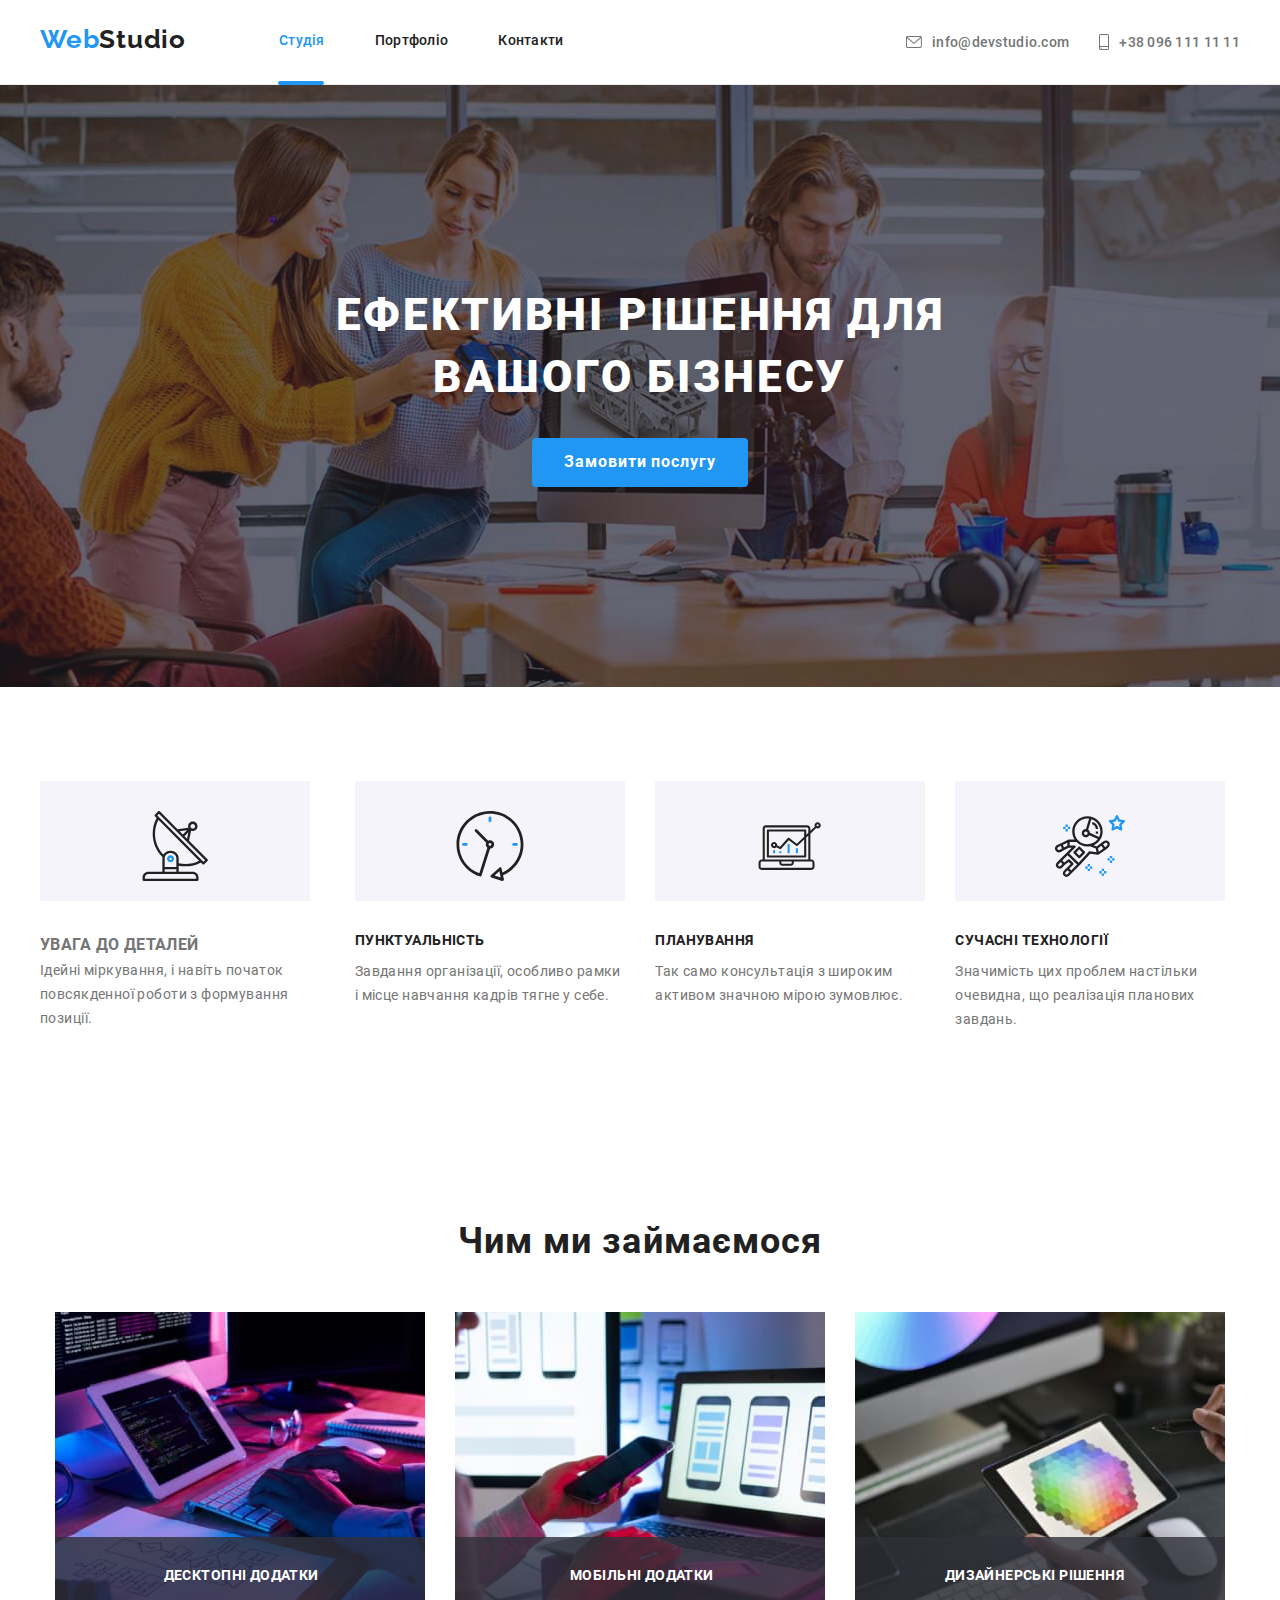
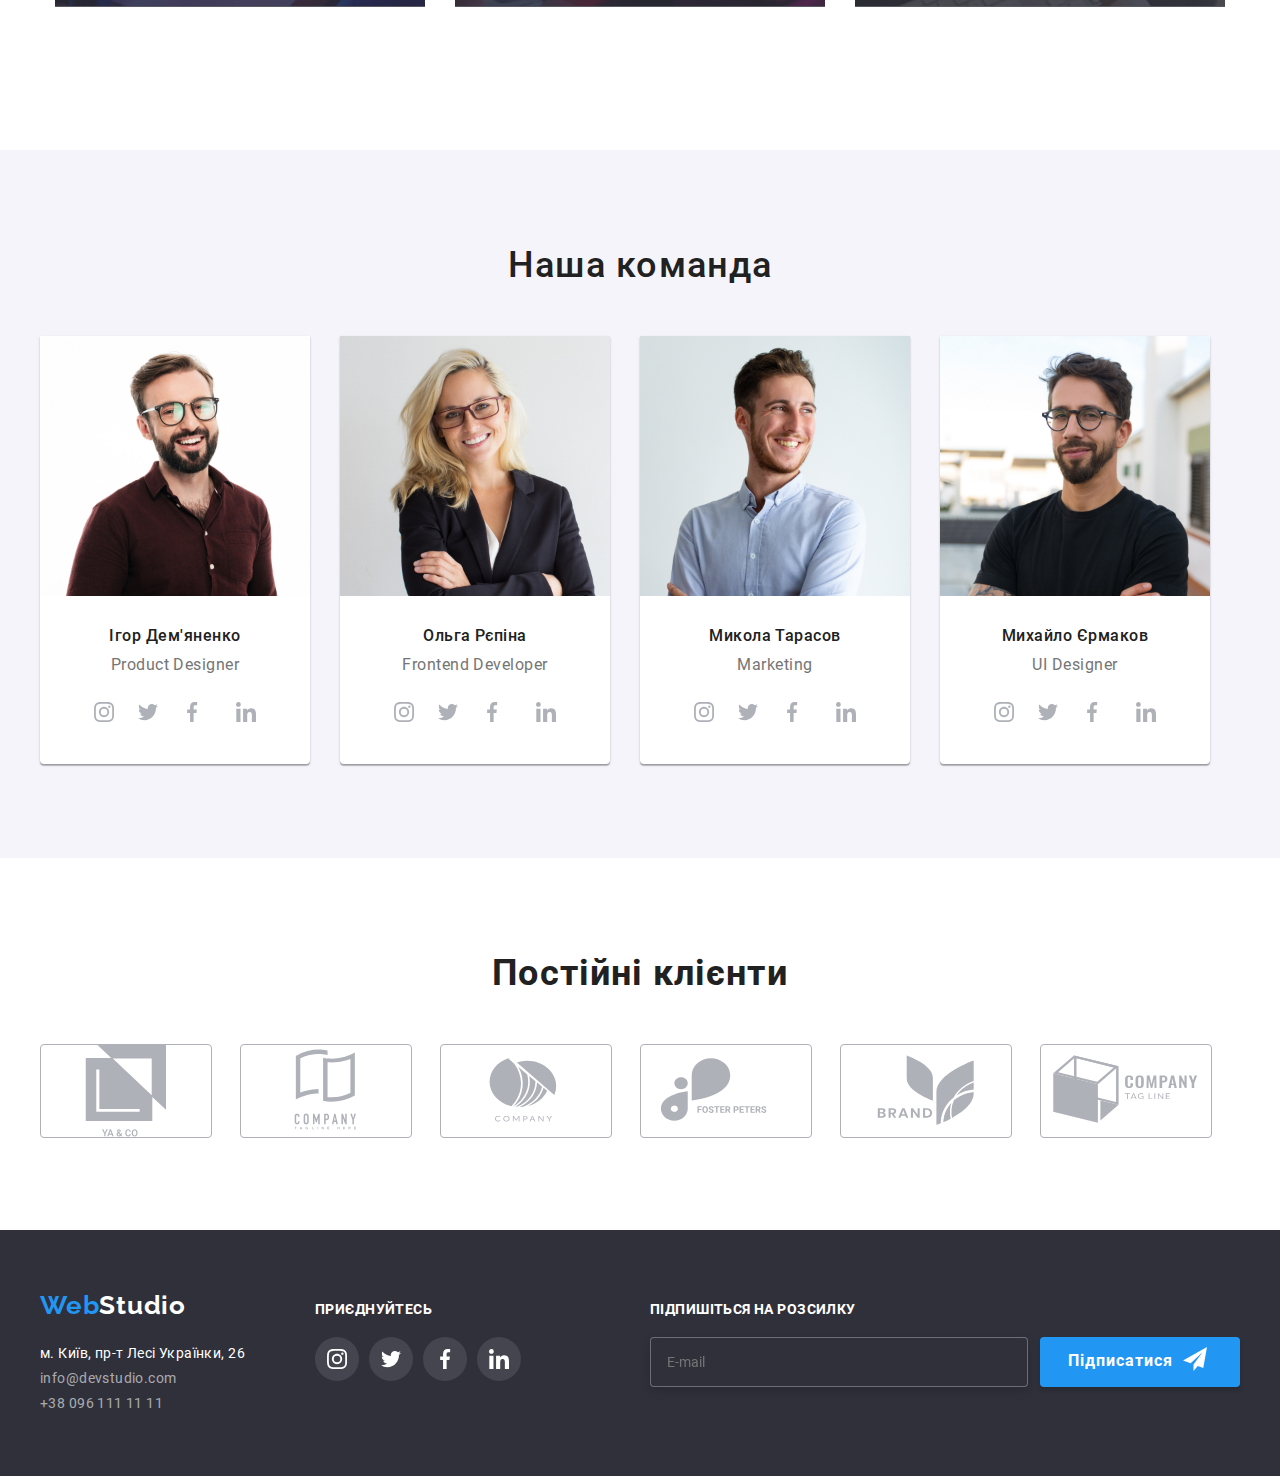
<file: index.html>
<!DOCTYPE html>
<html lang="uk">
<head>
    
    <meta charset="UTF-8">
    <meta http-equiv="X-UA-Compatible" content="IE=edge">
    <meta name="viewport" content="width=device-width, initial-scale=1.0">
    <title>Document</title>
    <link rel="preconnect" href="https://fonts.googleapis.com">
    <link rel="preconnect" href="https://fonts.gstatic.com" crossorigin>
    <!-- <link href="https://fonts.googleapis.com/css2?family=Raleway:wght@700&family=Roboto:wght@400;500;700;900&display=swap" rel="stylesheet"> -->
    <!-- <link rel="stylesheet" href="https://cdnjs.cloudflare.com/ajax/libs/modern-normalize/1.1.0/modern-normalize.min.css"> -->
    <link rel="stylesheet" href="./css/main.css">
    
</head>

<body>
    <header>
       
 <div class="container">
    <div class="nav">
        <nav class="site-nav">
            <a href="./index.html" class="logo"><span class="web">Web</span>Studio </a>
            <ul class="nav">
                <li class="nav__item"><a href="./index.html" class="nav__label nav__label--active">Студія </a></li>
                <li class="nav__item"><a href="./portfolio.html" class="nav__label ">Портфоліо </a></li>
                <li class="nav__item"><a href="" class="nav__label">Контакти </a></li>
               
             </ul>
         </nav>
           
         <ul class="connection">
          
            
            <li class="contact__item">
              <a href="mailto:info@devstudio.com" class="contact">
                 <svg class="contact__mail-svg"><use  href="./img/sprite.svg#icon-envelope">
                 </use></svg>info@devstudio.com 
              </a>
            </li>
            
            <li class="contact__item"><a href="tel:+380961111111" class="contact"> <svg class="contact__phone-svg" >
              <use  href="./img/sprite.svg#icon-smartphone">
              </use>
             </svg>+38 096 111 11 11
           </a></li>
        </ul>
          
    </div>
   
        
            
        
 </div>
        
    </header>
    <main>
        
        <section class="hero">
            <div class="container"> 
                <div class="hero__box" >
                    <h1 class="hero__title">Ефективні рішення для вашого бізнесу</h1>
                     
                                 
                    <button  class="button-order" data-modal-open>Замовити послугу</button>
                </div>
               
            </div> 
                
           
            
           
        </section>
       
       
            
            <section class="advantages">
                <div class="container">
                    
                 <h2 class="visually-hidden">Переваги роботи з нами</h2>
                  <ul class="advantages__list">
                    <li class="advantages__item" >
                      <span class="advantages__icon">
                        <svg class="advantages__icon-svg"><use  href="./img/sprite.svg#icon-Group">
                        </use>
                      </svg>
                    </span>
                            <h3 class="benefits">УВАГА ДО ДЕТАЛЕЙ</h3>
                            <p class="text">Ідейні міркування, і навіть початок повсякденної роботи з формування позиції. </p>
                       
                    </li>
    
                    <li class="advantages__item ">
                      <span class="advantages__icon">
                      <svg class="advantages__icon-svg"><use  href="./img/sprite.svg#icon-clock">
                      </use>
                    </svg>
                  </span>
                      
                      <h3 class="advantages__titel">ПУНКТУАЛЬНІСТЬ</h3>
                      <p class="advantages__text">Завдання організації, особливо рамки і місце навчання кадрів тягне у себе.
  
                      </p>
  
                  </li>
                  <li class="advantages__item ">
                      <span class="advantages__icon">
                      <svg class="advantages__icon-svg"><use  href="./img/sprite.svg#icon-diagram">
                      </use>
                    </svg>
                  </span>
                      
                      <h3 class="advantages__titel">ПЛАНУВАННЯ</h3>
                      <p class="advantages__text">Так само консультація з широким активом значною мірою зумовлює.</p>
  
                  </li>
                  <li class="advantages__item ">
                      <span class="advantages__icon">
                      <svg class="advantages__icon-svg"><use  href="./img/sprite.svg#icon-astronaut">
                      </use>
                    </svg>
                  </span>
                      
                      <h3 class="advantages__titel">СУЧАСНІ ТЕХНОЛОГІЇ</h3>
                      <p class="advantages__text">Значимість цих проблем настільки очевидна, що реалізація планових завдань.</p>
  
                  </li>
  
                  
                    </ul>
                </div>
            </section>

                    
            <section class="work">
        
              <div class="container">
                  <h2 class="work__titel">Чим ми займаємося</h2>
                  <ul class="work__list">
                      <li class="work__item">
                          <div class="work__card--decstop">
                              <img class="work_image" src="./img/box1.jpg" alt="верстка">
                          </div>
                          
      
                      </li>
      
                      <li class="work__item">
                          <div class="work__card--mobail">
                              <img class="work_image" src="./img/box2.jpg" alt="верстка">
                          </div>
                          
                      </li>
      
                      <li class="work__item">
                          <div class="work__card--disain">
                              <img class="work_image" src="./img/box3.jpg" alt="верстка">
                          </div>
                          
                      </li>
                  </ul>
      
      
              </div>
          </section>
                
                
            
          <section class="team">
            <div class="container">
                <h3 class="team__titel">Наша команда</h3>
                <ul class="team__list">
                    <li class="team__item">
                        <img src="./img/igor.jpg" alt="">
                        <div class="team__card">
                            <h3 class="team__titel team__titel--name">Ігор Дем'яненко</h3>
                            <p class="team__text">Product Designer</p>

                            <ul class=" item-social">
                                <li class="item-social__list">
                                    <a href="" class="item-social__icon">
                                      <svg  class="item-social__svg" >
                                        <use href="./img/sprite.svg#icon-instagram">
                                        
                                        </use>
                                      </svg>
                                    </a>
                                    
                                  </li>
                                 <li class="item-social__list">
                                  <a href="" class="item-social__icon">
                                   <svg class="item-social__svg">
                                    <use href="./img/sprite.svg#icon-twitter">
                                    
                                    </use>
                                   </svg>
                                  </a>
                                 </li>
                                 <li class="item-social__list">
                                    <a href="" class="item-social__icon">
                                     <svg class="item-social__svg">
                                      <use href="./img/sprite.svg#icon-facebook">
                                      
                                      </use>
                                     </svg>
                                    </a>
                                   </li>

                                   <li class="item-social__list">
                                    <a href="" class="item-social__icon">
                                     <svg class="item-social__svg">
                                      <use href="./img/sprite.svg#icon-linkedin">
                                      
                                      </use>
                                     </svg>
                                    </a>
                                   </li>
                                  
                                  
                                  
                            </ul>
                        </div>
                        

                    </li>

                    <li class="team__item">
                        <img src="./img/olga.jpg" alt="Ольга Рєпіна">
                        <div class="team__card">
                            <h3 class="team__titel team__titel--name">Ольга Рєпіна</h3>
                            <p class="team__text">Frontend Developer</p>

                            <ul class=" item-social">
                                <li class="item-social__list">
                                    <a href="" class="item-social__icon">
                                      <svg  class="item-social__svg" >
                                        <use href="./img/sprite.svg#icon-instagram">
                                        
                                        </use>
                                      </svg>
                                    </a>
                                    
                                  </li>
                                 <li class="item-social__list">
                                  <a href="" class="item-social__icon">
                                   <svg class="item-social__svg">
                                    <use href="./img/sprite.svg#icon-twitter">
                                    
                                    </use>
                                   </svg>
                                  </a>
                                 </li>
                                 <li class="item-social__list">
                                    <a href="" class="item-social__icon">
                                     <svg class="item-social__svg">
                                      <use href="./img/sprite.svg#icon-facebook">
                                      
                                      </use>
                                     </svg>
                                    </a>
                                   </li>

                                   <li class="item-social__list">
                                    <a href="" class="item-social__icon">
                                     <svg class="item-social__svg">
                                      <use href="./img/sprite.svg#icon-linkedin">
                                      
                                      </use>
                                     </svg>
                                    </a>
                                   </li>
                                  
                                  
                                  
                            </ul>
                        </div>
                        

                    </li>

                    <li class="team__item">
                        <img src="./img/mikola.jpg" alt="Микола Тарасов">
                        <div class="team__card">
                            <h3 class="team__titel team__titel--name">Микола Тарасов</h3>
                            <p class="team__text">Marketing</p>

                            <ul class=" item-social">
                                <li class="item-social__list">
                                    <a href="" class="item-social__icon">
                                      <svg  class="item-social__svg" >
                                        <use href="./img/sprite.svg#icon-instagram">
                                        
                                        </use>
                                      </svg>
                                    </a>
                                    
                                  </li>
                                 <li class="item-social__list">
                                  <a href="" class="item-social__icon">
                                   <svg class="item-social__svg">
                                    <use href="./img/sprite.svg#icon-twitter">
                                    
                                    </use>
                                   </svg>
                                  </a>
                                 </li>
                                 <li class="item-social__list">
                                    <a href="" class="item-social__icon">
                                     <svg class="item-social__svg">
                                      <use href="./img/sprite.svg#icon-facebook">
                                      
                                      </use>
                                     </svg>
                                    </a>
                                   </li>

                                   <li class="item-social__list">
                                    <a href="" class="item-social__icon">
                                     <svg class="item-social__svg">
                                      <use href="./img/sprite.svg#icon-linkedin">
                                      
                                      </use>
                                     </svg>
                                    </a>
                                   </li>
                                  
                                  
                                  
                            </ul>
                        </div>
                        

                    </li>


                    <li class="team__item">
                        <img src="./img/mixailo.jpg" alt="Михайло Єрмаков">
                        <div class="team__card">
                            <h3 class="team__titel team__titel--name">Михайло Єрмаков</h3>
                            <p class="team__text">UI Designer</p>

                            <ul class=" item-social">
                                <li class="item-social__list">
                                    <a href="" class="item-social__icon">
                                      <svg  class="item-social__svg" >
                                        <use href="./img/sprite.svg#icon-instagram">
                                        
                                        </use>
                                      </svg>
                                    </a>
                                    
                                  </li>
                                 <li class="item-social__list">
                                  <a href="" class="item-social__icon">
                                   <svg class="item-social__svg">
                                    <use href="./img/sprite.svg#icon-twitter">
                                    
                                    </use>
                                   </svg>
                                  </a>
                                 </li>
                                 <li class="item-social__list">
                                    <a href="" class="item-social__icon">
                                     <svg class="item-social__svg">
                                      <use href="./img/sprite.svg#icon-facebook">
                                      
                                      </use>
                                     </svg>
                                    </a>
                                   </li>

                                   <li class="item-social__list">
                                    <a href="" class="item-social__icon">
                                     <svg class="item-social__svg">
                                      <use href="./img/sprite.svg#icon-linkedin">
                                      
                                      </use>
                                     </svg>
                                    </a>
                                   </li>
                                  
                                  
                                  
                            </ul>
                        </div>
                        

                    </li>

                </ul>
            </div>
        </section>
              <section class="client">
            <div class="container">
                <h2 class="client__titel">Постійні клієнти</h2>
                <ul class="client__list">
                    <li class="client__item">
                        <a href="" class="client__icon">
                            <svg class="client__logo" >
                             <use  href="./img/sprite.svg#icon-Logo">
                    
                             </use>
                            </svg>
                         </a>
                    </li>

                    <li class="client__item">
                        <a href="" class="client__icon">
                            <svg class="client__logo" >
                             <use  href="./img/sprite.svg#icon-Logo-1">
                    
                             </use>
                            </svg>
                         </a>
                    </li>

                    <li class="client__item">
                        <a href="" class="client__icon">
                            <svg class="client__logo" >
                             <use  href="./img/sprite.svg#icon-Logo-2">
                    
                             </use>
                            </svg>
                         </a>
                    </li>

                    <li class="client__item">
                        <a href="" class="client__icon">
                            <svg class="client__logo" >
                             <use  href="./img/sprite.svg#icon-Logo-3">
                    
                             </use>
                            </svg>
                         </a>
                    </li>

                    <li class="client__item">
                        <a href="" class="client__icon">
                            <svg class="client__logo" >
                             <use  href="./img/sprite.svg#icon-Logo-4">
                    
                             </use>
                            </svg>
                         </a>
                    </li>

                    <li class="client__item">
                        <a href="" class="client__icon">
                            <svg class="client__logo" >
                             <use  href="./img/sprite.svg#icon-Logo-5">
                    
                             </use>
                            </svg>
                         </a>
                    </li>
                </ul>
            </div>

        </section>
    </main>
    <footer>
        <div class="container">

          
          <div class="footer">
            <address>
                     <a href="./index.html" class="footer__logo"><span class="web">Web</span><span class="footer__studio">Studio</span>  </a>
                     <ul class="footer__list">
                     
                       <li class="footer__item"><a href="https://goo.gl/maps/DoAB9uZvHpaGdHEg8" class="address"> м. Київ, пр-т Лесі Українки, 26</a></li> 
                       <li class="footer__item"><a href="mailto:info@devstudio.com" class="footer__contact ">info@devstudio.com </a></li>
                       <li class="footer__item"><a href="tel:+380961111111" class="footer__contact">+38 096 111 11 11 </a></li>
                      
                      </ul>
                    </address>
                    <div class="join">
                      <p class="footer__text">приєднуйтесь</p>
                      <ul class="item-social">
                          <li class="footer__list--social">
                              <a href="" class="footer__icon">
                                <svg  class="footer__svg" >
                                  <use href="./img/sprite.svg#icon-instagram">
                                  
                                  </use>
                                </svg>
                              </a>
                              
                            </li>
                           <li class="footer__list--social">
                            <a href="" class="footer__icon">
                             <svg class="footer__svg">
                              <use href="./img/sprite.svg#icon-twitter">
                              
                              </use>
                             </svg>
                            </a>
                           </li>
                           <li class="footer__list--social">
                              <a href="" class="footer__icon">
                               <svg class="footer__svg">
                                <use href="./img/sprite.svg#icon-facebook">
                                
                                </use>
                               </svg>
                              </a>
                             </li>
  
                             <li class="footer__list--social">
                              <a href="" class="footer__icon">
                               <svg class="footer__svg">
                                <use href="./img/sprite.svg#icon-linkedin">
                                
                                </use>
                               </svg>
                              </a>
                             </li>
                      </ul>
                  </div>
                  <div class="footer__sub">
                    <label class="footer__label">Підпишіться на розсилку</label>
                    <form  class="footer__subscription">
                        <input type="email" placeholder="E-mail" class="footer__subscry">
                    <button type="submit" class="footer__button">Підписатися <svg class="footer__send"><use  href="./img/sprite.svg#icon-icon-send">
                    </use></svg>
                  </button>
                    </form>
                </div>
              
          </div>
           
        </div>
        
       

    </footer>
   
    <div class="backdrop is-hidden" data-modal>
      

         
          
          <form class="modal">

            <p class="data">Залиште свої данні, ми вам передзвонимо</p>

            <label  class="form-fild"> <span class="label_text">Ім'я</span> <input type="text" placeholder=" " class="form-input">
              
              <span class="icon">
                  <svg class="svg-modal">
                      <use href="./img/icons.svg.svg#icon-person-black">
                      
                      </use>
                    </svg>
              </span>
          </label>
          
            
          
            <label  class="form-fild"><span class="label_text">Телефон</span><input type="tel" placeholder=" " class="form-input">
              
              <span class="icon">
                  <svg class="svg-modal">
                      <use href="./img/icons.svg.svg#icon-phone-black">
                      
                      </use>
                    </svg>
              </span>
          </label>
            
              <label  class="form-fild" ><span class="label_text">Пошта</span> <input type="email" placeholder=" " class="form-input">
               
                <span class="icon">
                    <svg class="svg-modal">
                        <use href="./img/icons.svg.svg#icon-email-black">
                        
                        </use>
                      </svg>
                </span>
            </label>
          
            <label class="form-fild-textarea"><span class="label_text">Коментар</span> 
              
               <textarea name="textarea" placeholder="Введіть текст"  class="texterea"></textarea>
               
            </label>
        
        <label  class="check">
          <input type="checkbox"  value=""  class="checkbox">
          
          <span class="icon-check"></span>Погоджуюсь з розсилкою та приймаю 
          <span class="treaty">  Умови договору.</span>
          </label>
       
    
        <button type="submit" class="button-send">Відправити</button>

        <button  class="close-modal" data-modal-close>
          <svg class="svg-modal">
            <use href="./img/sprite.svg#icon-close-black-18dp-2-1-1">
            
            </use>
          </svg>
        </button>
          </form>
            
              
  
          
      
     </div>

    <script src="./js/modal.js"></script>
</body>
</html>
</file>
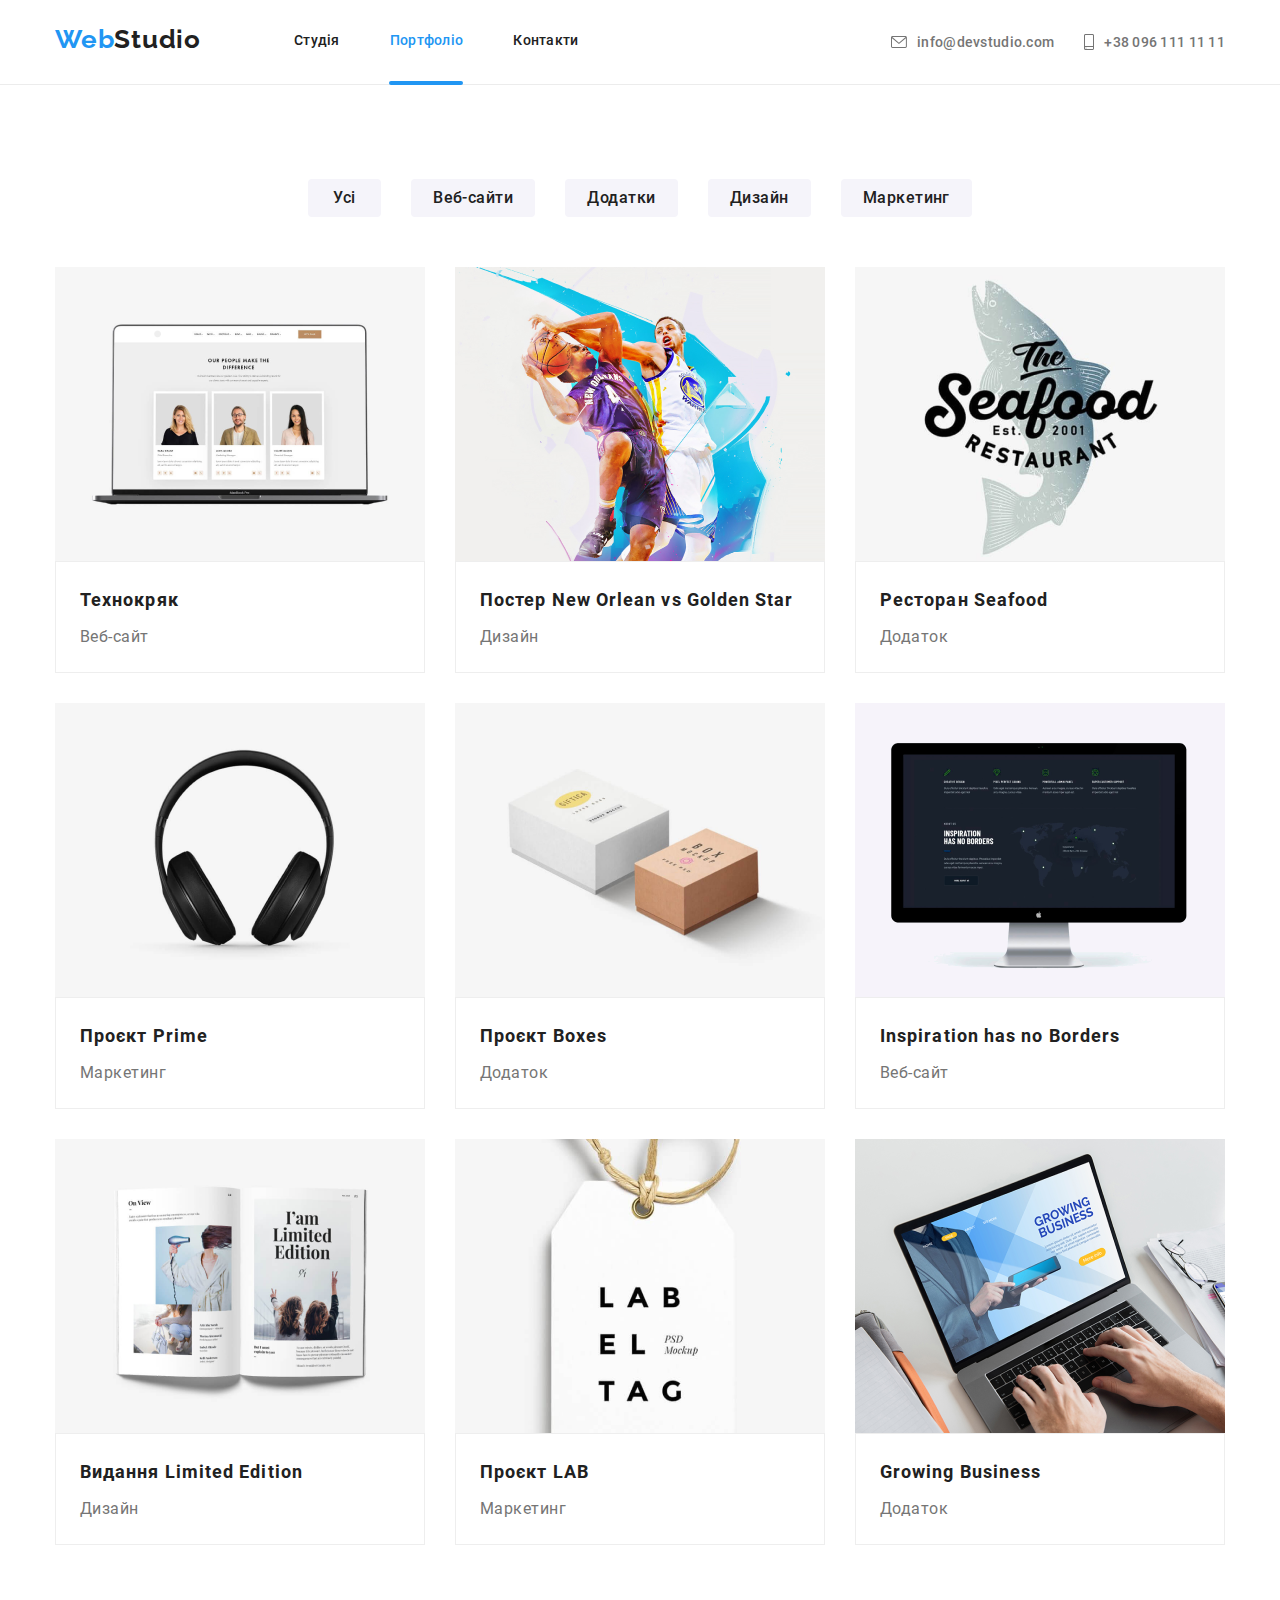
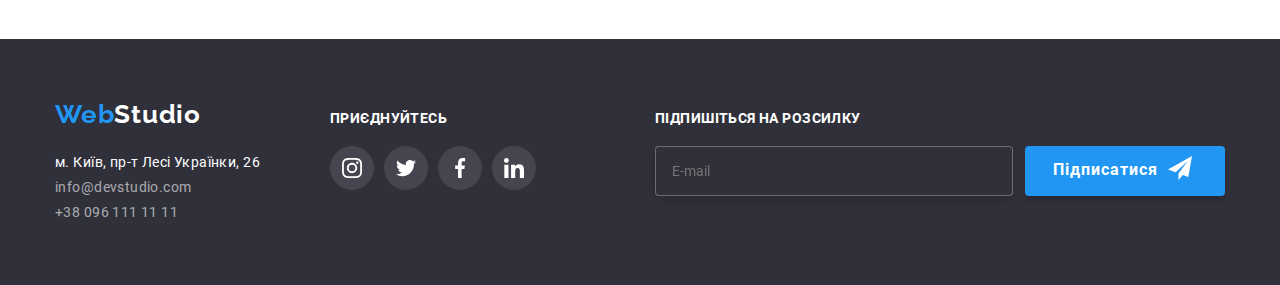
<file: portfolio.html>
<!DOCTYPE html>
<html lang="uk">
 <head>
    <meta charset="UTF-8">
    <meta http-equiv="X-UA-Compatible" content="IE=edge">
    <meta card-set__name="viewport" content="width=device-width, initial-scale=1.0">
    <title>Document</title>
    <link rel="preconnect" href="https://fonts.googleapis.com">
    <link rel="preconnect" href="https://fonts.gstatic.com" crossorigin>
    <link href="https://fonts.googleapis.com/css2?family=Raleway:wght@700&family=Roboto:wght@400;500;700;900&display=swap" rel="stylesheet">
    <link rel="stylesheet" href="https://cdnjs.cloudflare.com/ajax/libs/modern-normalize/1.1.0/modern-normalize.min.css">
    <link rel="stylesheet" href="./css/main.css">
    
 </head>
 <body>
  <header>
       
    <div class="container">
       <div class="nav">
           <nav class="site-nav">
               <a href="./index.html" class="logo"><span class="web">Web</span>Studio </a>
               <ul class="nav">
                   <li class="nav__item"><a href="./index.html" class="nav__label ">Студія </a></li>
                   <li class="nav__item"><a href="./card-set__portfolio.html" class="nav__label nav__label--active ">Портфоліо </a></li>
                   <li class="nav__item"><a href="" class="nav__label">Контакти </a></li>
                  
                </ul>
            </nav>
              
            <ul class="connection">
             
               
               <li class="contact__item">
                 <a href="mailto:info@devstudio.com" class="contact">
                    <svg class="contact__mail-svg"><use  href="./img/sprite.svg#icon-envelope">
                    </use></svg>info@devstudio.com 
                 </a>
               </li>
               
               <li class="contact__item"><a href="tel:+380961111111" class="contact"> <svg class="contact__phone-svg" >
                 <use  href="./img/sprite.svg#icon-smartphone">
                 </use>
                </svg>+38 096 111 11 11
              </a></li>
           </ul>
             
       </div>
      
           
               
           
    </div>
           
       </header>
     
        <main>
          <section class="client">
            <div class="container">
                <ul class="work-list">
                    <li class="item">
                        <button class="work-list__button">Усі</button>
    
                    </li>
    
                    <li class="item">
                        <button class="work-list__button">Веб-сайти</button>
    
                    </li>
    
                    <li class="item">
                        <button class="work-list__button">Додатки</button>
    
                    </li>
    
                    <li class="item">
                        <button class="work-list__button">Дизайн</button>
    
                    </li>
    
                    <li class="item">
                        <button class="work-list__button">Маркетинг</button>
    
                    </li>
                </ul>
    
                <h1 class="visually-hidden">Наші роботи</h1>
    
    
                <ul class="card-set">
    
                    
                    <a href="" class="card-set__item">
                        <li >
                            <div class="card-set__overley"><img src="./img/1img.png" alt="Технокряк" />
                            </div>
                           
            
                           <div class="card-set__content">
                             <h2 class="card-set__portfolio">Технокряк</h2>
                            <p class="card-set__name">
                            Веб-сайт
                            </p>
                            </div>
    
                        </li>
                    </a>
    
                    <a href="" class="card-set__item">
                        <li >
                            <div class="card-set__overley"><img src="./img/2img.png" alt="Технокряк" />
                            </div>
                           
            
                           <div class="card-set__content">
                             <h2 class="card-set__portfolio">Постер New Orlean vs Golden Star</h2>
                            <p class="card-set__name">
                                Дизайн
                            </p>
                            </div>
    
                        </li>
                    </a>
    
                    <a href="" class="card-set__item">
                        <li >
                            <div class="card-set__overley"><img src="./img/3.png" alt="Технокряк" />
                            </div>
                           
            
                           <div class="card-set__content">
                             <h2 class="card-set__portfolio">Ресторан Seafood</h2>
                            <p class="card-set__name">
                                Додаток
                            </p>
                            </div>
    
                        </li>
                    </a>
    
                    <a href="" class="card-set__item">
                        <li >
                            <div class="card-set__overley"><img src="./img/4.png" alt="Проєкт Prime" />
                            </div>
                           
            
                           <div class="card-set__content">
                             <h2 class="card-set__portfolio">Проєкт Prime</h2>
                            <p class="card-set__name">
                                Маркетинг
                            </p>
                            </div>
    
                        </li>
                    </a>
    
                    <a href="" class="card-set__item">
                        <li >
                            <div class="card-set__overley"><img src="./img/5.png" alt="Проєкт Boxes" />
                            </div>
                           
            
                           <div class="card-set__content">
                             <h2 class="card-set__portfolio">Проєкт Boxes</h2>
                            <p class="card-set__name">
                                Додаток
                            </p>
                            </div>
    
                        </li>
                    </a>
    
                    <a href="" class="card-set__item">
                        <li >
                            <div class="card-set__overley"><img src="./img/6.png" alt="Inspiration has no Borders" />
                            </div>
                           
            
                           <div class="card-set__content">
                             <h2 class="card-set__portfolio">Inspiration has no Borders</h2>
                            <p class="card-set__name">
                                Веб-сайт
                            </p>
                            </div>
    
                        </li>
                    </a>
    
                    <a href="" class="card-set__item">
                        <li >
                            <div class="card-set__overley"><img src="./img/7.png" alt="Видання Limited Edition" />
                            </div>
                           
            
                           <div class="card-set__content">
                             <h2 class="card-set__portfolio">Видання Limited Edition</h2>
                            <p class="card-set__name">
                                Дизайн
                            </p>
                            </div>
    
                        </li>
                    </a>
    
                    <a href="" class="card-set__item">
                        <li >
                            <div class="card-set__overley"><img src="./img/8.png" alt="Проєкт LAB" />
                            </div>
                           
            
                           <div class="card-set__content">
                             <h2 class="card-set__portfolio">Проєкт LAB</h2>
                            <p class="card-set__name">
                                Маркетинг
                            </p>
                            </div>
    
                        </li>
                    </a>
    
                    <a href="" class="card-set__item">
                        <li >
                            <div class="card-set__overley"><img src="./img/9.png" alt="Growing Business" />
                            </div>
                           
            
                           <div class="card-set__content">
                             <h2 class="card-set__portfolio">Growing Business</h2>
                            <p class="card-set__name">
                                Додаток
                            </p>
                            </div>
    
                        </li>
                    </a>
                    
                </ul>
            </div>
        </section>
        </main>
     
     
        <footer>
            <div class="container">
    
              
              <div class="footer">
                <address>
                         <a href="./index.html" class="footer__logo"><span class="web">Web</span><span class="footer__studio">Studio</span>  </a>
                         <ul class="footer__list">
                         
                           <li class="footer__item"><a href="https://goo.gl/maps/DoAB9uZvHpaGdHEg8" class="address"> м. Київ, пр-т Лесі Українки, 26</a></li> 
                           <li class="footer__item"><a href="mailto:info@devstudio.com" class="footer__contact ">info@devstudio.com </a></li>
                           <li class="footer__item"><a href="tel:+380961111111" class="footer__contact">+38 096 111 11 11 </a></li>
                          
                          </ul>
                        </address>
                        <div class="join">
                          <p class="footer__text">приєднуйтесь</p>
                          <ul class="item-social">
                              <li class="footer__list--social">
                                  <a href="" class="footer__icon">
                                    <svg  class="footer__svg" >
                                      <use href="./img/sprite.svg#icon-instagram">
                                      
                                      </use>
                                    </svg>
                                  </a>
                                  
                                </li>
                               <li class="footer__list--social">
                                <a href="" class="footer__icon">
                                 <svg class="footer__svg">
                                  <use href="./img/sprite.svg#icon-twitter">
                                  
                                  </use>
                                 </svg>
                                </a>
                               </li>
                               <li class="footer__list--social">
                                  <a href="" class="footer__icon">
                                   <svg class="footer__svg">
                                    <use href="./img/sprite.svg#icon-facebook">
                                    
                                    </use>
                                   </svg>
                                  </a>
                                 </li>
      
                                 <li class="footer__list--social">
                                  <a href="" class="footer__icon">
                                   <svg class="footer__svg">
                                    <use href="./img/sprite.svg#icon-linkedin">
                                    
                                    </use>
                                   </svg>
                                  </a>
                                 </li>
                          </ul>
                      </div>
                      <div class="footer__sub">
                        <label class="footer__label">Підпишіться на розсилку</label>
                        <form  class="footer__subscription">
                            <input type="email" placeholder="E-mail" class="footer__subscry">
                        <button type="submit" class="footer__button">Підписатися <svg class="footer__send"><use  href="./img/sprite.svg#icon-icon-send">
                        </use></svg>
                      </button>
                        </form>
                    </div>
                  
              </div>
               
            </div>
            
           
    
        </footer>
       
 </body>
</html>
</file>
<file: css/main.css>
@charset "UTF-8";
.footer__logo, .footer__send, .footer__icon, .contact__phone-svg, .contact__mail-svg, .contact, .client__icon, .footer__contact, .address, .nav__label, .logo, .item-social__icon, .close-modal, .svg-modal, .icon-check, .texterea, .form-input, .backdrop, .work-list__button, .footer__button, .button-order, .button-send {
  -webkit-transition-duration: 250ms;
          transition-duration: 250ms;
  -webkit-transition-timing-function: var(--time-transition-duration);
          transition-timing-function: var(--time-transition-duration);
}

.work-list__button, .footer__button, .button-order, .button-send {
  font-family: Roboto, sans-serif;
  color: var(--primary-bg-color);
  background-color: var(--active-link-color);
  cursor: pointer;
  font-weight: 700;
  font-size: 16px;
  line-height: 1.8;
  letter-spacing: 0.06em;
  border: none;
  min-width: 73px;
  -webkit-transition-property: color;
  transition-property: color;
}

.footer__studio, .web, .logo {
  font-family: "Raleway";
  font-style: normal;
  font-weight: 700;
  font-size: 26px;
  letter-spacing: 0.03em;
  line-height: 1.2;
}

.footer__contact, .address {
  font-family: "Roboto";
  font-style: normal;
  font-weight: 400;
  font-size: 14px;
  line-height: 24px;
  letter-spacing: 0.03em;
}

:root {
  --primary-text-color: #757575;
  --title-text-color:#212121;
  --accent-color: #212121;
  --active-link-color:#2196F3;
  --primary-bg-color: #fffffF;
  --bg-color:#2F303A;
  --button-bg-color:#F5F4FA;
  --icon-fill-color:#AFB1B8;
  --card-set-gap: 30px;
  --time-transition-duration:cubic-bezier(0.4, 0, 0.2, 1);
  --card-shadow: 0px 2px 1px -1px rgba(0, 0, 0, 0.2),
  0px 1px 1px 0px rgba(0, 0, 0, 0.14),
  0px 1px 3px 0px rgba(0, 0, 0, 0.12);
}

@font-face {
  font-family: "Roboto";
  font-style: normal;
  font-weight: 400;
  src: url("../fonts/roboto-v30-cyrillic-regular.eot"); /* IE9 Compat Modes */
  src: local(""), url("../fonts/roboto-v30-cyrillic-regular.eot?#iefix") format("embedded-opentype"), url("../fonts/roboto-v30-cyrillic-regular.woff2") format("woff2"), url("../fonts/roboto-v30-cyrillic-regular.woff") format("woff"), url("../fonts/roboto-v30-cyrillic-regular.ttf") format("truetype"), url("../fonts/roboto-v30-cyrillic-regular.svg#Roboto") format("svg"); /* Legacy iOS */
}
/* roboto-500 - cyrillic */
@font-face {
  font-family: "Roboto";
  font-style: normal;
  font-weight: 500;
  src: url("../fonts/roboto-v30-cyrillic-500.eot"); /* IE9 Compat Modes */
  src: local(""), url("../fonts/roboto-v30-cyrillic-500.eot?#iefix") format("embedded-opentype"), url("../fonts/roboto-v30-cyrillic-500.woff2") format("woff2"), url("../fonts/roboto-v30-cyrillic-500.woff") format("woff"), url("../fonts/roboto-v30-cyrillic-500.ttf") format("truetype"), url("../fonts/roboto-v30-cyrillic-500.svg#Roboto") format("svg"); /* Legacy iOS */
}
/* roboto-700 - cyrillic */
@font-face {
  font-family: "Roboto";
  font-style: normal;
  font-weight: 700;
  src: url("../fonts/roboto-v30-cyrillic-700.eot"); /* IE9 Compat Modes */
  src: local(""), url("../fonts/roboto-v30-cyrillic-700.eot?#iefix") format("embedded-opentype"), url("../fonts/roboto-v30-cyrillic-700.woff2") format("woff2"), url("../fonts/roboto-v30-cyrillic-700.woff") format("woff"), url("../fonts/roboto-v30-cyrillic-700.ttf") format("truetype"), url("../fonts/roboto-v30-cyrillic-700.svg#Roboto") format("svg"); /* Legacy iOS */
}
/* roboto-900 - cyrillic */
@font-face {
  font-family: "Roboto";
  font-style: normal;
  font-weight: 900;
  src: url("../fonts/roboto-v30-cyrillic-900.eot"); /* IE9 Compat Modes */
  src: local(""), url("../fonts/roboto-v30-cyrillic-900.eot?#iefix") format("embedded-opentype"), url("../fonts/roboto-v30-cyrillic-900.woff2") format("woff2"), url("../fonts/roboto-v30-cyrillic-900.woff") format("woff"), url("../fonts/roboto-v30-cyrillic-900.ttf") format("truetype"), url("../fonts/roboto-v30-cyrillic-900.svg#Roboto") format("svg"); /* Legacy iOS */
}
/* raleway-regular - latin_cyrillic */
@font-face {
  font-family: "Raleway";
  font-style: normal;
  font-weight: 400;
  src: url("../fonts/raleway-v28-latin_cyrillic-regular.eot"); /* IE9 Compat Modes */
  src: local(""), url("../fonts/raleway-v28-latin_cyrillic-regular.eot?#iefix") format("embedded-opentype"), url("../fonts/raleway-v28-latin_cyrillic-regular.woff2") format("woff2"), url("../fonts/raleway-v28-latin_cyrillic-regular.woff") format("woff"), url("../fonts/raleway-v28-latin_cyrillic-regular.ttf") format("truetype"), url("../fonts/raleway-v28-latin_cyrillic-regular.svg#Raleway") format("svg"); /* Legacy iOS */
}
/* raleway-700 - latin_cyrillic */
@font-face {
  font-family: "Raleway";
  font-style: normal;
  font-weight: 700;
  src: url("../fonts/raleway-v28-latin_cyrillic-700.eot"); /* IE9 Compat Modes */
  src: local(""), url("../fonts/raleway-v28-latin_cyrillic-700.eot?#iefix") format("embedded-opentype"), url("../fonts/raleway-v28-latin_cyrillic-700.woff2") format("woff2"), url("../fonts/raleway-v28-latin_cyrillic-700.woff") format("woff"), url("../fonts/raleway-v28-latin_cyrillic-700.ttf") format("truetype"), url("../fonts/raleway-v28-latin_cyrillic-700.svg#Raleway") format("svg"); /* Legacy iOS */
}
.visually-hidden {
  position: absolute;
  width: 1px;
  height: 1px;
  margin: -1px;
  border: 0;
  padding: 0;
  white-space: nowrap;
  -webkit-clip-path: inset(100%);
          clip-path: inset(100%);
  clip: rect(0 0 0 0);
  overflow: hidden;
}

h1,
h2,
h3,
h4,
h5,
h6,
p {
  margin: 0;
  padding: 0;
}

a {
  text-decoration: none;
}

body {
  color: var(--primary-text-color);
  background-color: var(--primary-bg-color);
  font-family: Roboto, sans-serif;
  font-size: 14px;
  line-height: 1.71;
  letter-spacing: 0.03em;
}

img {
  display: block;
  max-width: 100%;
  height: auto;
}

ul {
  list-style: none;
  margin: 0;
  padding: 0;
  margin-bottom: 0;
}

section {
  padding-top: 94px;
  padding-bottom: 94px;
}

.container {
  width: 1200px;
  padding: 0 15px;
  margin-left: auto;
  margin-right: auto;
}

/*! normalize.css v8.0.1 | MIT License | github.com/necolas/normalize.css */
/* Document
   ========================================================================== */
/**
 * 1. Correct the line height in all browsers.
 * 2. Prevent adjustments of font size after orientation changes in iOS.
 */
html {
  line-height: 1.15; /* 1 */
  -webkit-text-size-adjust: 100%; /* 2 */
}

/* Sections
   ========================================================================== */
/**
 * Remove the margin in all browsers.
 */
body {
  margin: 0;
}

/**
 * Render the `main` element consistently in IE.
 */
main {
  display: block;
}

/**
 * Correct the font size and margin on `h1` elements within `section` and
 * `article` contexts in Chrome, Firefox, and Safari.
 */
h1 {
  font-size: 2em;
  margin: 0.67em 0;
}

/* Grouping content
   ========================================================================== */
/**
 * 1. Add the correct box sizing in Firefox.
 * 2. Show the overflow in Edge and IE.
 */
hr {
  -webkit-box-sizing: content-box;
          box-sizing: content-box; /* 1 */
  height: 0; /* 1 */
  overflow: visible; /* 2 */
}

/**
 * 1. Correct the inheritance and scaling of font size in all browsers.
 * 2. Correct the odd `em` font sizing in all browsers.
 */
pre {
  font-family: monospace, monospace; /* 1 */
  font-size: 1em; /* 2 */
}

/* Text-level semantics
   ========================================================================== */
/**
 * Remove the gray background on active links in IE 10.
 */
a {
  background-color: transparent;
}

/**
 * 1. Remove the bottom border in Chrome 57-
 * 2. Add the correct text decoration in Chrome, Edge, IE, Opera, and Safari.
 */
abbr[title] {
  border-bottom: none; /* 1 */
  text-decoration: underline; /* 2 */
  -webkit-text-decoration: underline dotted;
          text-decoration: underline dotted; /* 2 */
}

/**
 * Add the correct font weight in Chrome, Edge, and Safari.
 */
b,
strong {
  font-weight: bolder;
}

/**
 * 1. Correct the inheritance and scaling of font size in all browsers.
 * 2. Correct the odd `em` font sizing in all browsers.
 */
code,
kbd,
samp {
  font-family: monospace, monospace; /* 1 */
  font-size: 1em; /* 2 */
}

/**
 * Add the correct font size in all browsers.
 */
small {
  font-size: 80%;
}

/**
 * Prevent `sub` and `sup` elements from affecting the line height in
 * all browsers.
 */
sub,
sup {
  font-size: 75%;
  line-height: 0;
  position: relative;
  vertical-align: baseline;
}

sub {
  bottom: -0.25em;
}

sup {
  top: -0.5em;
}

/* Embedded content
   ========================================================================== */
/**
 * Remove the border on images inside links in IE 10.
 */
img {
  border-style: none;
}

/* Forms
   ========================================================================== */
/**
 * 1. Change the font styles in all browsers.
 * 2. Remove the margin in Firefox and Safari.
 */
button,
input,
optgroup,
select,
textarea {
  font-family: inherit; /* 1 */
  font-size: 100%; /* 1 */
  line-height: 1.15; /* 1 */
  margin: 0; /* 2 */
}

/**
 * Show the overflow in IE.
 * 1. Show the overflow in Edge.
 */
button,
input { /* 1 */
  overflow: visible;
}

/**
 * Remove the inheritance of text transform in Edge, Firefox, and IE.
 * 1. Remove the inheritance of text transform in Firefox.
 */
button,
select { /* 1 */
  text-transform: none;
}

/**
 * Correct the inability to style clickable types in iOS and Safari.
 */
button,
[type=button],
[type=reset],
[type=submit] {
  -webkit-appearance: button;
}

/**
 * Remove the inner border and padding in Firefox.
 */
button::-moz-focus-inner,
[type=button]::-moz-focus-inner,
[type=reset]::-moz-focus-inner,
[type=submit]::-moz-focus-inner {
  border-style: none;
  padding: 0;
}

/**
 * Restore the focus styles unset by the previous rule.
 */
button:-moz-focusring,
[type=button]:-moz-focusring,
[type=reset]:-moz-focusring,
[type=submit]:-moz-focusring {
  outline: 1px dotted ButtonText;
}

/**
 * Correct the padding in Firefox.
 */
fieldset {
  padding: 0.35em 0.75em 0.625em;
}

/**
 * 1. Correct the text wrapping in Edge and IE.
 * 2. Correct the color inheritance from `fieldset` elements in IE.
 * 3. Remove the padding so developers are not caught out when they zero out
 *    `fieldset` elements in all browsers.
 */
legend {
  -webkit-box-sizing: border-box;
          box-sizing: border-box; /* 1 */
  color: inherit; /* 2 */
  display: table; /* 1 */
  max-width: 100%; /* 1 */
  padding: 0; /* 3 */
  white-space: normal; /* 1 */
}

/**
 * Add the correct vertical alignment in Chrome, Firefox, and Opera.
 */
progress {
  vertical-align: baseline;
}

/**
 * Remove the default vertical scrollbar in IE 10+.
 */
textarea {
  overflow: auto;
}

/**
 * 1. Add the correct box sizing in IE 10.
 * 2. Remove the padding in IE 10.
 */
[type=checkbox],
[type=radio] {
  -webkit-box-sizing: border-box;
          box-sizing: border-box; /* 1 */
  padding: 0; /* 2 */
}

/**
 * Correct the cursor style of increment and decrement buttons in Chrome.
 */
[type=number]::-webkit-inner-spin-button,
[type=number]::-webkit-outer-spin-button {
  height: auto;
}

/**
 * 1. Correct the odd appearance in Chrome and Safari.
 * 2. Correct the outline style in Safari.
 */
[type=search] {
  -webkit-appearance: textfield; /* 1 */
  outline-offset: -2px; /* 2 */
}

/**
 * Remove the inner padding in Chrome and Safari on macOS.
 */
[type=search]::-webkit-search-decoration {
  -webkit-appearance: none;
}

/**
 * 1. Correct the inability to style clickable types in iOS and Safari.
 * 2. Change font properties to `inherit` in Safari.
 */
::-webkit-file-upload-button {
  -webkit-appearance: button; /* 1 */
  font: inherit; /* 2 */
}

/* Interactive
   ========================================================================== */
/*
 * Add the correct display in Edge, IE 10+, and Firefox.
 */
details {
  display: block;
}

/*
 * Add the correct display in all browsers.
 */
summary {
  display: list-item;
}

/* Misc
   ========================================================================== */
/**
 * Add the correct display in IE 10+.
 */
template {
  display: none;
}

/**
 * Add the correct display in IE 10.
 */
[hidden] {
  display: none;
}

.backdrop {
  position: fixed;
  top: 0;
  left: 0;
  width: 100%;
  height: 100%;
  background-color: rgba(0, 0, 0, 0.2);
}

.backdrop.is-hidden {
  opacity: 0;
  pointer-events: none;
}

.modal {
  position: absolute;
  display: -webkit-box;
  display: -ms-flexbox;
  display: flex;
  -webkit-box-orient: vertical;
  -webkit-box-direction: normal;
      -ms-flex-direction: column;
          flex-direction: column;
  top: 50%;
  left: 50%;
  -webkit-transform: translate(-50%, -50%);
          transform: translate(-50%, -50%);
  width: 528px;
  min-height: 581px;
  background-color: var(--primary-bg-color);
  -webkit-box-shadow: 0px 1px 3px rgba(0, 0, 0, 0.12), 0px 1px 1px rgba(0, 0, 0, 0.14), 0px 2px 1px rgba(0, 0, 0, 0.2);
          box-shadow: 0px 1px 3px rgba(0, 0, 0, 0.12), 0px 1px 1px rgba(0, 0, 0, 0.14), 0px 2px 1px rgba(0, 0, 0, 0.2);
  border-radius: 4px;
  padding: 40px;
}

.data {
  font-family: "Roboto";
  font-style: normal;
  font-weight: 700;
  font-size: 20px;
  line-height: 23px;
  text-align: center;
  letter-spacing: 0.03em;
  color: var(--accent-color);
  margin-bottom: 12px;
}

.form-fild {
  display: -webkit-box;
  display: -ms-flexbox;
  display: flex;
  -webkit-box-orient: vertical;
  -webkit-box-direction: normal;
      -ms-flex-direction: column;
          flex-direction: column;
  position: relative;
  margin-bottom: 10px;
}

label {
  margin: 0;
  display: -webkit-box;
  display: -ms-flexbox;
  display: flex;
  -webkit-box-orient: vertical;
  -webkit-box-direction: normal;
      -ms-flex-direction: column;
          flex-direction: column;
}

.label_text {
  font-weight: 400;
  font-size: 12px;
  line-height: 14px;
  letter-spacing: 0.01em;
  margin-bottom: 4px;
}

.form-input {
  margin: 0;
  padding: 16px 20px;
  padding-left: 42px;
  border: 1px solid rgba(33, 33, 33, 0.2);
  border-radius: 4px;
  outline: 0;
  outline-offset: 0;
}
.form-input:focus {
  border: 1px solid var(--active-link-color);
}

.form-fild-textarea {
  margin-bottom: 20px;
}

textarea {
  resize: none;
  margin: 0;
  border: 1px solid rgba(33, 33, 33, 0.2);
  border-radius: 4px;
  padding: 12px 16px;
  height: 120px;
}

.texterea {
  -webkit-appearance: none;
     -moz-appearance: none;
          appearance: none;
  outline: 0;
  outline-offset: 0;
}
.texterea:focus {
  border: 1px solid var(--active-link-color);
}

.button-send {
  border-radius: 4px;
  margin-left: auto;
  margin-right: auto;
  padding: 10px 52px;
  line-height: 30px;
}
.button-send:hover, .button-send:focus {
  color: var(--accent-color);
}

.check {
  display: -webkit-box;
  display: -ms-flexbox;
  display: flex;
  -webkit-box-pack: center;
      -ms-flex-pack: center;
          justify-content: center;
  -webkit-box-align: center;
      -ms-flex-align: center;
          align-items: center;
  -webkit-box-orient: horizontal;
  -webkit-box-direction: normal;
      -ms-flex-direction: row;
          flex-direction: row;
  margin-bottom: 30px;
  font-family: "Roboto";
  font-style: normal;
  font-weight: 400;
  font-size: 14px;
  line-height: 24px;
  letter-spacing: 0.03em;
  color: var(--primary-text-color);
}

.icon-check {
  display: block;
  margin-right: 7px;
  width: 16px;
  height: 15px;
  border: 2px solid var(--accent-color);
  border-radius: 2px;
  -webkit-box-shadow: 0px 1px 3px rgba(0, 0, 0, 0.12), 0px 1px 1px rgba(0, 0, 0, 0.14), 0px 2px 1px rgba(0, 0, 0, 0.2);
          box-shadow: 0px 1px 3px rgba(0, 0, 0, 0.12), 0px 1px 1px rgba(0, 0, 0, 0.14), 0px 2px 1px rgba(0, 0, 0, 0.2);
}

.checkbox:checked + .icon-check {
  background-color: var(--active-link-color);
  border-color: var(--active-link-color);
  background-image: url(../img/icon\ check.svg);
  background-position: center;
  background-repeat: no-repeat;
  background-origin: border-box;
}

.checkbox {
  position: absolute;
  margin-right: 7px;
  width: 16px;
  height: 15px;
  /* appearance: none; */
  width: 1px;
  height: 1px;
  overflow: hidden;
  clip: rect(0 0 0 0);
}

.icon {
  position: absolute;
  display: inline-block;
  top: 50%;
  left: 14px;
  -webkit-transform: translate -50%;
          transform: translate -50%;
}

.svg-modal {
  width: 18px;
  height: 18px;
  top: 50%;
}

.form-input:not(:-moz-placeholder-shown) + .svg-modal {
  fill: var(--active-link-color);
}

.form-input:not(:-ms-input-placeholder) + .svg-modal {
  fill: var(--active-link-color);
}

.form-fild:focus-within > .icon, .form-input:not(:placeholder-shown) + .svg-modal {
  fill: var(--active-link-color);
}

.treaty {
  color: var(--active-link-color);
  text-decoration: underline;
  margin-left: 5px;
}

.close-modal {
  display: -webkit-box;
  display: -ms-flexbox;
  display: flex;
  -webkit-box-align: center;
      -ms-flex-align: center;
          align-items: center;
  position: absolute;
  right: 8px;
  top: 8px;
  width: 30px;
  height: 30px;
  fill: var(--accent-color);
  background-color: var(--primary-bg-color);
  border: 1px solid rgba(0, 0, 0, 0.1);
  border-radius: 50%;
  cursor: pointer;
}
.close-modal:hover, .close-modal:focus {
  fill: var(--active-link-color);
}

.item-social {
  display: -webkit-box;
  display: -ms-flexbox;
  display: flex;
  -webkit-box-align: center;
      -ms-flex-align: center;
          align-items: center;
  -webkit-box-pack: center;
      -ms-flex-pack: center;
          justify-content: center;
  margin-top: 16px;
}

.item-social__list {
  margin-left: 10px;
}

.item-social__list:not(:last-child) {
  margin-left: 0;
}

.item-social__icon {
  width: 44px;
  height: 44px;
  display: -webkit-box;
  display: -ms-flexbox;
  display: flex;
  -webkit-box-align: center;
      -ms-flex-align: center;
          align-items: center;
  -webkit-box-pack: center;
      -ms-flex-pack: center;
          justify-content: center;
  border: none;
  border-radius: 50%;
  background-color: var(--primary-bg-color);
  fill: var(--icon-fill-color);
  -webkit-transition-property: background-color, fill;
  transition-property: background-color, fill;
}

.item-social__icon:hover,
.item-social__icon:hover {
  background-color: var(--active-link-color);
  fill: var(--primary-bg-color);
}

.item-social__svg {
  width: 20px;
  height: 20px;
  padding: 0;
}

.button-order {
  padding: 10px 32px;
  margin-left: auto;
  margin-right: auto;
  min-width: 216px;
  border-radius: 4px;
}
.button-order:hover, .button-order:focus {
  color: var(--accent-color);
}

.footer__button {
  display: -webkit-box;
  display: -ms-flexbox;
  display: flex;
  width: 200px;
  height: 50px;
  padding: 10px 28px;
  -webkit-box-shadow: 0px 4px 4px rgba(0, 0, 0, 0.15);
          box-shadow: 0px 4px 4px rgba(0, 0, 0, 0.15);
  border-radius: 4px;
  border: none;
  margin: 0;
  margin-left: 12px;
}
.footer__button:hover, .footer__button:focus {
  color: var(--accent-color);
}
.footer__button:hover svg, .footer__button:focus svg {
  fill: var(--accent-color);
}

.work-list__button {
  color: var(--accent-color);
  font-style: normal;
  font-weight: 500;
  font-size: 16px;
  line-height: 1.2;
  background-color: var(--button-bg-color);
  letter-spacing: 0.03em;
  height: 38px;
  left: 593px;
  top: 174px;
  padding: 6px 22px;
  border-radius: 4px;
  border: none;
  -webkit-transition-property: color, background-color;
  transition-property: color, background-color;
}
.work-list__button:focus, .work-list__button:hover {
  background-color: var(--active-link-color);
  color: var(--primary-bg-color);
}

.card-set {
  width: 1200px;
  display: -webkit-box;
  display: -ms-flexbox;
  display: flex;
  -ms-flex-wrap: wrap;
      flex-wrap: wrap;
  padding-left: 0;
  padding-right: 0;
  margin-top: 0;
  margin-bottom: 0;
}
.card-set .item {
  text-decoration: none;
}
.card-set .card-set__item {
  -ms-flex-preferred-size: calc(33.3333333333% - var(--card-set-gap));
      flex-basis: calc(33.3333333333% - var(--card-set-gap));
  margin-left: var(--card-set-gap);
  margin-top: var(--card-set-gap);
}
.card-set .card-set__item:hover, .card-set .card-set__item:focus {
  -webkit-box-shadow: 0px 4px 4px rgba(0, 0, 0, 0.25);
          box-shadow: 0px 4px 4px rgba(0, 0, 0, 0.25);
}
.card-set .card-set__item:nth-child(3n+1) {
  margin-left: 0;
}
.card-set .card-set__item:nth-child(-n+3) {
  margin-top: 0;
}

.card-set__portfolio {
  margin-bottom: 4px;
  font-style: normal;
  font-weight: 700;
  font-size: 18px;
  line-height: 2;
  letter-spacing: 0.06em;
  color: var(--title-text-color);
}

.card-set__name {
  font-style: normal;
  font-weight: 400;
  font-size: 16px;
  line-height: 1.88;
  letter-spacing: 0.03em;
  color: var(--primary-text-color);
  margin: 0;
}

.card-content {
  padding: 20px 24px;
  border: 1px solid #EEEEEE;
}

.card-set__overley {
  position: relative;
  width: 370px;
  height: 294px;
  overflow: hidden;
}
.card-set__overley::before {
  position: absolute;
  content: "";
  top: 0;
  left: 0;
  width: 100%;
  height: 100%;
  background-color: rgba(33, 150, 243, 0.9);
  -webkit-transform: translatey(100%);
          transform: translatey(100%);
  -webkit-transition: -webkit-transform 250ms var(--time-transition-duration);
  transition: -webkit-transform 250ms var(--time-transition-duration);
  transition: transform 250ms var(--time-transition-duration);
  transition: transform 250ms var(--time-transition-duration), -webkit-transform 250ms var(--time-transition-duration);
}
.card-set__overley::after {
  position: absolute;
  content: "Ресурс пропонує комплексні пропозиції з різним рівнем функціоналу та сервісів. Все це дозволить відвідувачу отримати вичерпні відомості про компанію чи приватну особу.";
  font-size: 18px;
  line-height: 1.56;
  color: var(--primary-bg-color);
  top: 0;
  left: 0;
  padding: 63px 24px;
  -webkit-transform: translatey(100%);
          transform: translatey(100%);
  -webkit-transition: -webkit-transform 250ms var(--time-transition-duration);
  transition: -webkit-transform 250ms var(--time-transition-duration);
  transition: transform 250ms var(--time-transition-duration);
  transition: transform 250ms var(--time-transition-duration), -webkit-transform 250ms var(--time-transition-duration);
}

.card-set__item:hover .card-set__overley::after,
.card-set__item:focus .card-set__overley:focus:after,
.card-set__item:hover .card-set__overley::before,
.card-set__item:focus .card-set__overley:focus::before {
  -webkit-transform: translateY(0);
          transform: translateY(0);
}

.card-set__content {
  padding: 20px 24px;
  border: 1px solid #EEEEEE;
}

.logo {
  display: -webkit-box;
  display: -ms-flexbox;
  display: flex;
  padding-top: 24px;
  padding-bottom: 25px;
  margin-right: 93px;
  text-decoration: none;
  color: var(--accent-color);
  -webkit-transition-property: color;
  transition-property: color;
}
.logo:hover,
.logo :focus {
  color: var(--active-link-color);
}

.web {
  color: var(--active-link-color);
}

.advantages__titel {
  margin-bottom: 10px;
  font-family: "Roboto";
  font-style: normal;
  font-weight: 700;
  font-size: 14px;
  line-height: 19px;
  letter-spacing: 0.03em;
  text-transform: uppercase;
  color: var(--accent-color);
}

.team__titel {
  margin-bottom: 50px;
  font-family: "Roboto";
  font-style: normal;
  font-weight: 500;
  font-size: 36px;
  line-height: 19px;
  letter-spacing: 0.03em;
  line-height: 42px;
  text-align: center;
  color: var(--accent-color);
}

.team__titel--name {
  font-family: "Roboto";
  font-style: normal;
  font-weight: 500;
  font-size: 16px;
  line-height: 19px;
  letter-spacing: 0.03em;
  font-weight: 500;
  font-size: 16px;
  line-height: 19px;
  text-align: center;
  letter-spacing: 0.03em;
  color: var(--accent-color);
  margin-bottom: 10px;
}

.client__titel {
  font-family: "Roboto";
  font-style: normal;
  font-weight: 700;
  font-size: 36px;
  line-height: 19px;
  letter-spacing: 0.03em;
  line-height: 42px;
  text-align: center;
  letter-spacing: 0.03em;
  color: var(--accent-color);
  margin-bottom: 50px;
}

.hero__title {
  text-align: center;
  width: 696px;
  color: var(--primary-bg-color);
  font-style: normal;
  font-weight: 900;
  font-size: 44px;
  line-height: 1.4;
  letter-spacing: 0.06em;
  text-transform: uppercase;
  margin-top: 0;
  margin-bottom: 30px;
  margin-left: auto;
  margin-right: auto;
}

header {
  border-bottom: 1px solid #ECECEC;
}

.nav {
  display: -webkit-box;
  display: -ms-flexbox;
  display: flex;
}

.site-nav {
  display: -webkit-box;
  display: -ms-flexbox;
  display: flex;
}

.nav__label {
  display: -webkit-box;
  display: -ms-flexbox;
  display: flex;
  -webkit-box-align: center;
      -ms-flex-align: center;
          align-items: center;
  padding-top: 32px;
  padding-bottom: 32px;
  color: var(--accent-color);
  font-style: normal;
  font-weight: 500;
  line-height: 1.2;
  letter-spacing: 0.02em;
  text-decoration: none;
  margin-bottom: 0px;
  margin-top: 0;
  padding-left: 0;
  -webkit-transition-property: color;
  transition-property: color;
}
.nav__label:hover, .nav__label:focus {
  color: var(--active-link-color);
}

.nav__label--active {
  position: relative;
  color: var(--active-link-color);
}
.nav__label--active::after {
  position: absolute;
  display: -webkit-inline-box;
  display: -ms-inline-flexbox;
  display: inline-flex;
  content: "";
  width: 100%;
  height: 4px;
  border-radius: 4px;
  background-color: var(--active-link-color);
  bottom: -4px;
  right: 0.6px;
}

.nav__item:not(:last-child) {
  margin-right: 50px;
}

.address {
  color: var(--primary-bg-color);
}
.address:hover, .address:focus {
  color: var(--active-link-color);
}

.footer__contact {
  color: rgba(255, 255, 255, 0.6);
}
.footer__contact:hover, .footer__contact:focus {
  color: var(--active-link-color);
}

.advantages {
  display: -webkit-box;
  display: -ms-flexbox;
  display: flex;
}

.advantages__list {
  display: -webkit-box;
  display: -ms-flexbox;
  display: flex;
  margin-left: auto;
  margin-right: auto;
}

.advantages__item:not(:last-child) {
  margin-right: 30px;
}

.advantages__icon {
  display: block;
  position: relative;
  width: 270px;
  height: 120px;
  background-color: var(--button-bg-color);
  margin-bottom: 30px;
}

.advantages__icon-svg {
  position: absolute;
  top: 25%;
  left: 100px;
  width: 70px;
  height: 70px;
}

.client {
  padding-bottom: 94px;
}

.client__list {
  display: -webkit-box;
  display: -ms-flexbox;
  display: flex;
  margin-top: 0;
  margin-bottom: 0;
  padding-left: 0;
}

.client__item {
  display: -webkit-box;
  display: -ms-flexbox;
  display: flex;
  width: 170px;
  height: 92px;
  margin-left: 30px;
}

.client__item:nth-child(1) {
  margin-left: 0;
}

.client__icon {
  display: -webkit-box;
  display: -ms-flexbox;
  display: flex;
  fill: var(--icon-fill-color);
  width: 100%;
  height: 100%;
  border: 1px solid #AFB1B8;
  border-radius: 4px;
  -webkit-transition-property: border, fill;
  transition-property: border, fill;
}
.client__icon:focus, .client__icon:hover {
  fill: var(--active-link-color);
  border: 1px solid var(--active-link-color);
}

.connection {
  display: -webkit-box;
  display: -ms-flexbox;
  display: flex;
  padding-left: 0;
  margin-top: 0;
  margin-bottom: 0;
  margin-right: 0;
  margin-left: auto;
  font-weight: 500;
}

.contact__item:not(:last-child) {
  margin-right: 30px;
}

.contact {
  display: -webkit-box;
  display: -ms-flexbox;
  display: flex;
  -webkit-box-align: center;
      -ms-flex-align: center;
          align-items: center;
  line-height: 16px;
  letter-spacing: 0.02em;
  color: var(--primary-text-color);
  padding-top: 34px;
  padding-bottom: 34px;
}
.contact:hover, .contact:focus {
  color: var(--active-link-color);
}
.contact:hover svg, .contact:focus svg {
  color: var(--active-link-color);
  fill: var(--active-link-color);
}

.contact__mail-svg {
  width: 16px;
  height: 12px;
  margin-right: 10px;
  fill: var(--primary-text-color);
}
.contact__mail-svg:hover, .contact__mail-svg:focus {
  fill: var(--active-link-color);
}

.contact__phone-svg {
  width: 10px;
  height: 16px;
  margin-right: 10px;
  fill: var(--primary-text-color);
}
.contact__phone-svg:hover, .contact__phone-svg:focus {
  fill: var(--active-link-color);
}

footer {
  margin: 0px;
  background-color: var(--bg-color);
  padding-top: 60px;
  padding-bottom: 60px;
}

.footer {
  display: -webkit-box;
  display: -ms-flexbox;
  display: flex;
  -webkit-box-align: baseline;
      -ms-flex-align: baseline;
          align-items: baseline;
}

.footer__list--link {
  display: -webkit-box;
  display: -ms-flexbox;
  display: flex;
}

.footer__icon {
  display: -webkit-box;
  display: -ms-flexbox;
  display: flex;
  -webkit-box-align: center;
      -ms-flex-align: center;
          align-items: center;
  -webkit-box-pack: center;
      -ms-flex-pack: center;
          justify-content: center;
  fill: var(--primary-bg-color);
  background-color: rgba(255, 255, 255, 0.1);
  width: 44px;
  height: 44px;
  border: none;
  border-radius: 50px;
  -webkit-transition-property: border, fill;
  transition-property: border, fill;
}

.footer__list--social {
  margin-left: 10px;
}

.footer__list--social:nth-child(1) {
  margin-left: 0;
}

.footer__icon:focus,
.footer__icon:hover {
  background-color: var(--active-link-color);
}

.footer__svg {
  width: 20px;
  height: 20px;
  padding: 0;
}

.footer__label {
  font-family: "Roboto";
  font-weight: 700;
  font-size: 14px;
  line-height: 16px;
  letter-spacing: 0.03em;
  text-transform: uppercase;
  color: var(--primary-bg-color);
}

.footer__subscription {
  display: -webkit-box;
  display: -ms-flexbox;
  display: flex;
  background-color: var(--bg-color);
}

.footer__subscry {
  width: 358px;
  border: 1px solid rgba(255, 255, 255, 0.3);
  -webkit-filter: drop-shadow(0px 4px 4px rgba(0, 0, 0, 0.15));
          filter: drop-shadow(0px 4px 4px rgba(0, 0, 0, 0.15));
  border-radius: 4px;
  padding-left: 16px;
  outline: 0;
  outline-offset: 0;
  background-color: var(--bg-color);
}

.footer__sub {
  display: -webkit-box;
  display: -ms-flexbox;
  display: flex;
  margin-left: auto;
  -webkit-box-orient: vertical;
  -webkit-box-direction: normal;
      -ms-flex-direction: column;
          flex-direction: column;
}

.footer__label {
  margin-bottom: 20px;
  margin-left: 0;
}

.footer__send {
  width: 24px;
  height: 24px;
  fill: var(--primary-bg-color);
  margin-left: 10px;
}

.footer__logo {
  display: -webkit-box;
  display: -ms-flexbox;
  display: flex;
  margin-bottom: 20px;
  margin-left: 0;
  margin-right: 0;
  padding: 0;
}

.footer__studio {
  color: var(--primary-bg-color);
}

.footer__studio:hover,
.footer__studio:focus {
  color: var(--active-link-color);
}

.hero {
  background-image: url(../img/Img\ Overlay.png), url(../img/Img.jpg);
  background-repeat: no-repeat;
  background-color: var(--bg-color);
  padding: 200px 0;
  background-size: cover;
  background-position: 50% 50%;
  margin-left: auto;
  margin-right: auto;
}

.hero__box {
  width: 1200px;
  text-align: center;
  padding: 0;
}

.join {
  margin-left: 70px;
}

.footer__text {
  font-family: "Roboto";
  font-style: normal;
  font-weight: 700;
  font-size: 14px;
  line-height: 16px;
  letter-spacing: 0.03em;
  text-transform: uppercase;
  margin-bottom: 20px;
  color: var(--primary-bg-color);
}

.team {
  display: -webkit-box;
  display: -ms-flexbox;
  display: flex;
  background-color: var(--button-bg-color);
}

.team__list {
  display: -webkit-box;
  display: -ms-flexbox;
  display: flex;
}

.team__item {
  width: 270px;
  background-color: var(--primary-bg-color);
  padding-bottom: 30px;
  -webkit-box-shadow: 0px 1px 3px rgba(0, 0, 0, 0.12), 0px 1px 1px rgba(0, 0, 0, 0.14), 0px 2px 1px rgba(0, 0, 0, 0.2);
          box-shadow: 0px 1px 3px rgba(0, 0, 0, 0.12), 0px 1px 1px rgba(0, 0, 0, 0.14), 0px 2px 1px rgba(0, 0, 0, 0.2);
  border-radius: 0px 0px 4px 4px;
  margin-right: 30px;
}

.team__item:nth-child(4) {
  margin-right: 0;
}

.team__card {
  margin-top: 30px;
}

.team__text {
  font-family: "Roboto";
  font-style: normal;
  font-weight: 400;
  font-size: 16px;
  line-height: 19px;
  letter-spacing: 0.03em;
  color: var(--primary-text-color);
  text-align: center;
}

.work__titel {
  font-family: "Roboto";
  font-style: normal;
  font-weight: 700;
  font-size: 36px;
  line-height: 19px;
  letter-spacing: 0.03em;
  line-height: 42px;
  text-align: center;
  color: var(--accent-color);
  margin-bottom: 50px;
}

.work__list {
  display: -webkit-box;
  display: -ms-flexbox;
  display: flex;
  gap: var(--card-set-gap);
  -webkit-box-pack: center;
      -ms-flex-pack: center;
          justify-content: center;
  min-width: 73px;
  padding-left: 0;
  margin-top: 0;
  margin-bottom: 50px;
  border-radius: 4px;
}

.work-list {
  display: -webkit-box;
  display: -ms-flexbox;
  display: flex;
  gap: var(--card-set-gap);
  -webkit-box-pack: center;
      -ms-flex-pack: center;
          justify-content: center;
  min-width: 73px;
  padding-left: 0;
  margin-top: 0;
  margin-bottom: 50px;
  border-radius: 4px;
}

.work__card {
  position: relative;
}

.work__card--decstop {
  position: relative;
}

.work__card--decstop::before {
  position: absolute;
  content: "";
  overflow: hidden;
  display: -webkit-box;
  display: -ms-flexbox;
  display: flex;
  width: 370px;
  height: 70px;
  background-color: rgba(47, 48, 58, 0.8);
  -webkit-transform: translate(0%, 225px);
          transform: translate(0%, 225px);
}

.work__card-mobail {
  position: relative;
}

.work__card--mobail::before {
  position: absolute;
  content: "";
  display: -webkit-box;
  display: -ms-flexbox;
  display: flex;
  width: 370px;
  height: 70px;
  background-color: rgba(47, 48, 58, 0.8);
  -webkit-transform: translate(0%, 225px);
          transform: translate(0%, 225px);
}

.work__card--disain {
  position: relative;
}

.work__card--disain::before {
  position: absolute;
  content: "";
  display: -webkit-box;
  display: -ms-flexbox;
  display: flex;
  width: 370px;
  height: 70px;
  background-color: rgba(47, 48, 58, 0.8);
  -webkit-transform: translate(0%, 225px);
          transform: translate(0%, 225px);
}

.work__card--decstop::after {
  position: absolute;
  content: "Десктопні додатки";
  font-family: "Roboto";
  font-style: normal;
  font-weight: 700;
  font-size: 14px;
  line-height: 19px;
  letter-spacing: 0.03em;
  text-align: center;
  color: var(--primary-bg-color);
  text-transform: uppercase;
  -webkit-transform: translate(70%, -40px);
          transform: translate(70%, -40px);
}

.work__card--mobail::after {
  content: "Мобільні додатки";
  position: absolute;
  font-family: "Roboto";
  font-style: normal;
  font-weight: 700;
  font-size: 14px;
  line-height: 19px;
  letter-spacing: 0.03em;
  text-align: center;
  color: var(--primary-bg-color);
  text-transform: uppercase;
  -webkit-transform: translate(80%, -40px);
          transform: translate(80%, -40px);
}

.work__card--disain::after {
  content: "Дизайнерські рішення";
  position: absolute;
  font-family: "Roboto";
  font-style: normal;
  font-weight: 700;
  font-size: 14px;
  line-height: 19px;
  letter-spacing: 0.03em;
  text-align: center;
  color: var(--primary-bg-color);
  text-transform: uppercase;
  -webkit-transform: translate(50%, -40px);
          transform: translate(50%, -40px);
}/*# sourceMappingURL=main.css.map */
</file>
